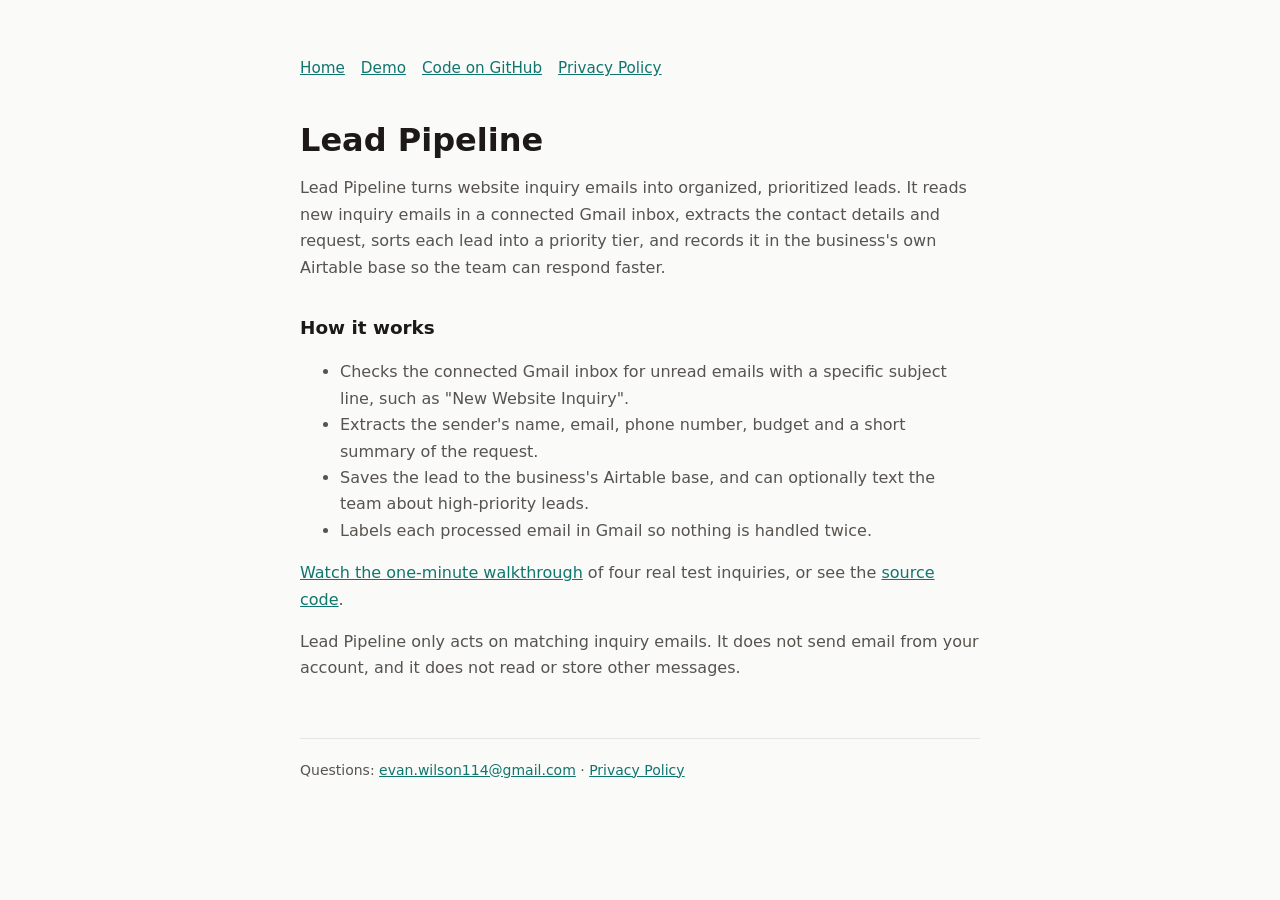
<file: docs/index.html>
<!doctype html>
<html lang="en"><head><meta charset="utf-8"><meta name="viewport" content="width=device-width,initial-scale=1">
<title>Lead Pipeline</title><meta name="description" content="Lead Pipeline turns website inquiry emails into organized, prioritized leads.">
<link rel="stylesheet" href="style.css"></head>
<body><main>
<nav><a href="index.html">Home</a><a href="demo.html">Demo</a><a href="https://github.com/evannwilsonn/lead-ingestion-pipeline">Code on GitHub</a><a href="privacy.html">Privacy Policy</a></nav>
<h1>Lead Pipeline</h1>
<p>Lead Pipeline turns website inquiry emails into organized, prioritized leads. It reads new inquiry emails in a connected Gmail inbox, extracts the contact details and request, sorts each lead into a priority tier, and records it in the business's own Airtable base so the team can respond faster.</p>
<h2>How it works</h2>
<ul>
<li>Checks the connected Gmail inbox for unread emails with a specific subject line, such as "New Website Inquiry".</li>
<li>Extracts the sender's name, email, phone number, budget and a short summary of the request.</li>
<li>Saves the lead to the business's Airtable base, and can optionally text the team about high-priority leads.</li>
<li>Labels each processed email in Gmail so nothing is handled twice.</li>
</ul>
<p><a href="demo.html">Watch the one-minute walkthrough</a> of four real test inquiries, or see the <a href="https://github.com/evannwilsonn/lead-ingestion-pipeline">source code</a>.</p>
<p>Lead Pipeline only acts on matching inquiry emails. It does not send email from your account, and it does not read or store other messages.</p>
<footer>Questions: <a href="mailto:evan.wilson114@gmail.com">evan.wilson114@gmail.com</a> · <a href="privacy.html">Privacy Policy</a></footer>
</main></body></html>
</file>
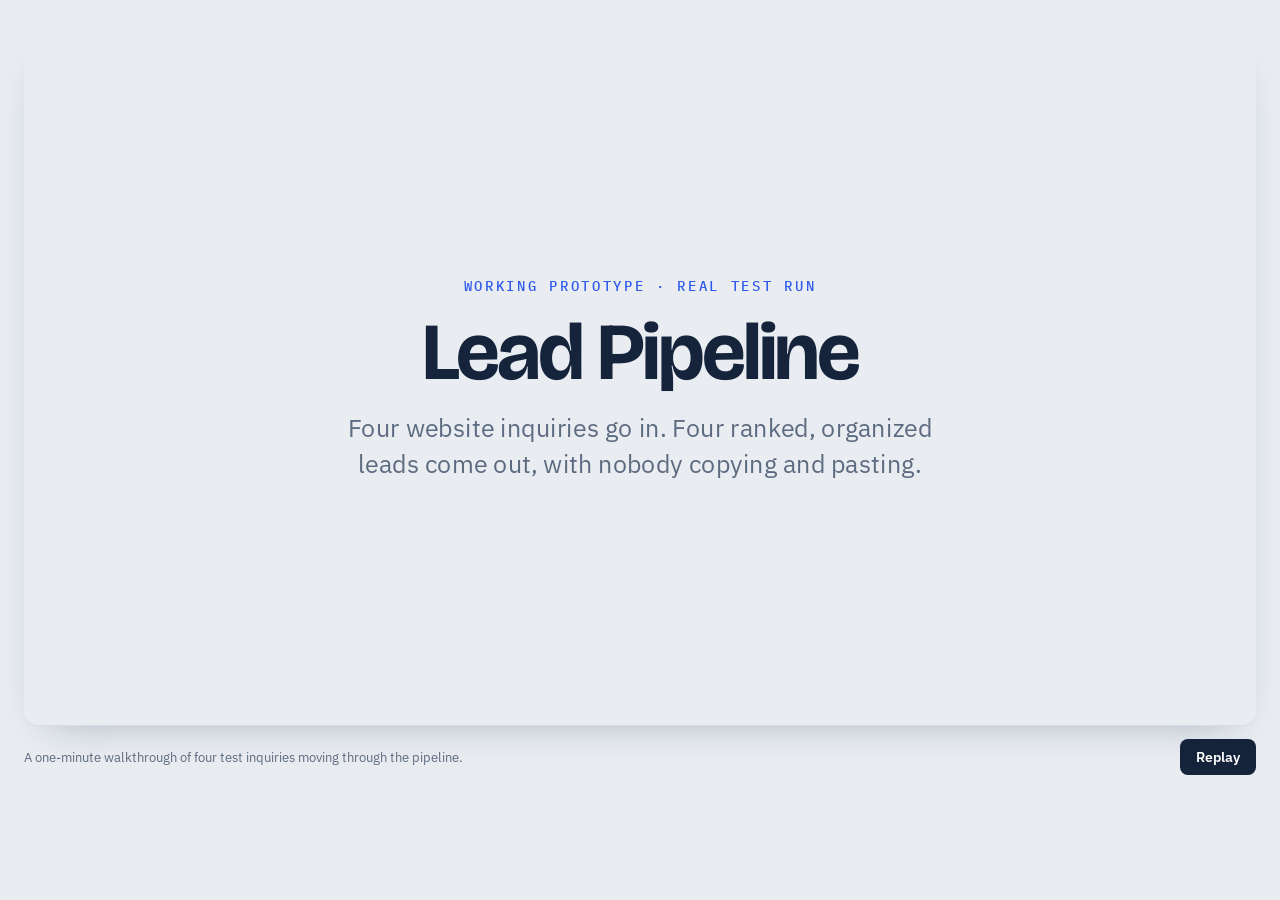
<file: docs/demo.html>
<!doctype html>
<html lang="en"><head><meta charset="utf-8"><meta name="viewport" content="width=device-width,initial-scale=1">
<title>Lead Pipeline Demo</title>
<link rel="preconnect" href="https://fonts.googleapis.com">
<link rel="preconnect" href="https://fonts.gstatic.com" crossorigin>
<link rel="stylesheet" href="https://fonts.googleapis.com/css2?family=Bricolage+Grotesque:opsz,wght@12..96,600;12..96,700&family=IBM+Plex+Sans:wght@400;500;600&family=IBM+Plex+Mono:wght@400;500&display=swap">
<style>
/* Layout: a fixed 1280x720 "screen" scaled to fit. Scenes: title, how it works, inbox, four real leads processed one by one, Airtable, labeled inbox, results. */
:root {
  --desk: #e9edf2;
  --paper: #ffffff;
  --ink: #15233b;
  --muted: #5d6b80;
  --line: #d5dce6;
  --wash: #f6f8fb;
  --accent: #2f5bea;
  --accent-soft: #e6ecfd;
  --t1: #1d7f52; --t1-soft: #e1f3ea;
  --t2: #2f5bea; --t2-soft: #e6ecfd;
  --t3: #6b7484; --t3-soft: #eceff3;
  --label: #9a5b00; --label-soft: #fbefd9;
  --term: #101a2c; --term-ink: #cfd8e6; --term-dim: #7f8ca3; --term-ok: #6fd3a2;
  --display: "Bricolage Grotesque", "Segoe UI", system-ui, sans-serif;
  --body: "IBM Plex Sans", "Segoe UI", system-ui, sans-serif;
  --mono: "IBM Plex Mono", ui-monospace, Consolas, monospace;
  color-scheme: light;
}
html, body { background: var(--desk); color: var(--ink); }
body { font-family: var(--body); padding-block: 24px; padding-inline: 16px; }
.wrap { max-width: 1280px; margin: 0 auto; display: grid; gap: 14px; }
.frame { position: relative; width: 100%; aspect-ratio: 16 / 9; max-width: 100%; overflow: hidden; border-radius: 14px; background: var(--desk); box-shadow: 0 1px 0 var(--line), 0 18px 40px -24px rgba(21,35,59,.35); }
.stage { position: absolute; top: 0; left: 0; width: 1280px; height: 720px; transform-origin: 0 0; background: var(--desk); }
.controls { display: flex; gap: 12px; align-items: center; justify-content: space-between; flex-wrap: wrap; color: var(--muted); font-size: 13px; }
.controls button { font: 600 14px var(--body); color: var(--paper); background: var(--ink); border: 0; border-radius: 8px; padding: 9px 16px; cursor: pointer; }
.controls button:focus-visible { outline: 3px solid var(--accent); outline-offset: 2px; }
body.rec { padding: 0; }
body.rec .controls { display: none; }
body.rec .frame { border-radius: 0; box-shadow: none; }

.scene { position: absolute; inset: 0; opacity: 0; transition: opacity .55s ease; }
.scene.on { opacity: 1; }
.caption { position: absolute; left: 64px; bottom: 40px; display: flex; align-items: center; gap: 14px; font: 600 24px var(--display); letter-spacing: -.01em; }
.step { font: 500 13px var(--mono); letter-spacing: .08em; text-transform: uppercase; color: var(--paper); background: var(--accent); border-radius: 6px; padding: 5px 9px; }
.count { margin-left: 8px; font: 500 15px var(--mono); color: var(--muted); }

/* cards */
.card { position: absolute; inset: 0; display: grid; place-content: center; text-align: center; gap: 18px; }
.eyebrow { font: 500 15px var(--mono); letter-spacing: .14em; text-transform: uppercase; color: var(--accent); }
.big { font: 700 84px/1 var(--display); letter-spacing: -.03em; margin: 0; text-wrap: balance; }
.sub { font: 400 26px/1.4 var(--body); color: var(--muted); margin: 0 auto; max-width: 860px; text-wrap: balance; }
.fine { font: 400 14px var(--mono); color: var(--muted); }
.stats { display: flex; justify-content: center; gap: 18px; margin-top: 6px; }
.stat { background: var(--paper); border: 1px solid var(--line); border-radius: 12px; padding: 16px 22px; min-width: 190px; }
.stat b { display: block; font: 700 40px/1 var(--display); letter-spacing: -.02em; font-variant-numeric: tabular-nums; }
.stat span { font: 500 13px var(--mono); color: var(--muted); letter-spacing: .04em; }
.credit { font: 500 18px var(--body); }

/* how it works */
.how-title { position: absolute; left: 64px; top: 56px; font: 700 40px var(--display); letter-spacing: -.02em; margin: 0; }
.how-sub { position: absolute; left: 64px; top: 112px; font: 400 18px var(--body); color: var(--muted); margin: 0; }
.flow { position: absolute; left: 64px; top: 176px; width: 1152px; display: grid; grid-template-columns: repeat(5, 1fr); gap: 28px; }
.node { position: relative; background: var(--paper); border: 1px solid var(--line); border-radius: 12px; padding: 16px 16px 18px; opacity: 0; transform: translateY(10px); transition: opacity .45s ease, transform .45s ease; }
.node.in { opacity: 1; transform: none; }
.node .n { font: 500 12px var(--mono); color: var(--accent); letter-spacing: .08em; }
.node h4 { margin: 6px 0 10px; font: 600 20px var(--display); letter-spacing: -.01em; }
.node code { display: block; font: 400 13px/1.6 var(--mono); color: var(--muted); white-space: nowrap; }
.node:not(:last-child)::after { content: ""; position: absolute; right: -22px; top: 50%; width: 14px; height: 14px; border-top: 2px solid var(--line); border-right: 2px solid var(--line); transform: translateY(-50%) rotate(45deg); }
.schema { position: absolute; left: 64px; top: 372px; width: 1152px; background: var(--paper); border: 1px solid var(--line); border-radius: 12px; padding: 18px 20px; opacity: 0; transition: opacity .5s ease; }
.schema.in { opacity: 1; }
.schema h5 { margin: 0 0 12px; font: 600 15px var(--body); }
.schema h5 span { font-weight: 400; color: var(--muted); }
.fields { display: flex; flex-wrap: wrap; gap: 10px; }
.fields code { font: 500 14px var(--mono); background: var(--wash); border: 1px solid var(--line); border-radius: 6px; padding: 6px 10px; }
.fields code i { font-style: normal; color: var(--muted); }
.rules { margin-top: 14px; display: flex; gap: 24px; font: 400 14px var(--body); color: var(--muted); }
.rules b { color: var(--ink); font-weight: 600; }

/* windows */
.win { position: absolute; background: var(--paper); border: 1px solid var(--line); border-radius: 14px; overflow: hidden; box-shadow: 0 20px 40px -28px rgba(21,35,59,.45); }
.winbar { height: 42px; display: flex; align-items: center; gap: 10px; padding: 0 18px; border-bottom: 1px solid var(--line); font: 600 15px var(--body); }
.winbar .dot { width: 10px; height: 10px; border-radius: 50%; background: var(--line); }
.winbar .tag { margin-left: auto; font: 500 12px var(--mono); color: var(--muted); letter-spacing: .06em; text-transform: uppercase; }

/* inbox */
.mail { left: 64px; top: 56px; width: 1152px; height: 540px; }
.row { display: grid; grid-template-columns: 16px 150px 1fr auto auto; align-items: center; gap: 14px; height: 60px; padding: 0 22px; border-bottom: 1px solid var(--line); font-size: 16px; white-space: nowrap; }
.row .dotu { width: 10px; height: 10px; border-radius: 50%; background: var(--accent); }
.row .from { font-weight: 600; overflow: hidden; text-overflow: ellipsis; }
.row .subj { overflow: hidden; text-overflow: ellipsis; }
.row .subj b { font-weight: 600; }
.row .subj em { font-style: normal; color: var(--muted); }
.row .time { font: 400 13px var(--mono); color: var(--muted); }
.row .lbl { font: 500 12px var(--mono); color: var(--label); background: var(--label-soft); padding: 4px 8px; border-radius: 6px; opacity: 0; transform: scale(.8); transition: opacity .35s ease, transform .35s ease; }
.row.ghost .bar { height: 10px; border-radius: 5px; background: #eef1f5; }
.row.inq { background: var(--accent-soft); opacity: 0; transform: translateY(-14px); transition: opacity .4s ease, transform .4s ease, background .5s ease; }
.row.inq.in { opacity: 1; transform: none; }
.row.inq.done { background: var(--paper); }
.row.inq.done .dotu { background: transparent; }
.row.inq.done .from, .row.inq.done .subj b { font-weight: 400; }
.row.inq.done .lbl { opacity: 1; transform: none; }

/* processing */
.src { left: 64px; top: 56px; width: 440px; height: 290px; }
.src pre { margin: 0; padding: 16px 20px; font: 400 14px/1.65 var(--mono); white-space: pre-wrap; color: var(--ink); }
.src pre span { color: var(--muted); }
.term { left: 64px; top: 362px; width: 440px; height: 236px; background: var(--term); border-color: var(--term); }
.term .winbar { color: var(--term-ink); border-color: #22314a; }
.term .winbar .dot { background: #2b3b57; }
.term .winbar .tag { color: var(--term-dim); }
.log { margin: 0; padding: 12px 18px; font: 400 13px/1.7 var(--mono); color: var(--term-ink); white-space: pre; display: flex; flex-direction: column; justify-content: flex-end; height: 194px; box-sizing: border-box; overflow: hidden; }
.log div { opacity: 0; transition: opacity .25s ease; }
.log div.in { opacity: 1; }
.log .dim { color: var(--term-dim); }
.log .ok { color: var(--term-ok); }
.json { left: 528px; top: 56px; width: 688px; height: 542px; }
.json pre { margin: 0; padding: 18px 24px; font: 400 16px/1.7 var(--mono); white-space: pre-wrap; }
.json .ln { opacity: 0; transition: opacity .25s ease; display: block; }
.json .ln.in { opacity: 1; }
.json .k { color: var(--muted); }
.json .s { color: var(--ink); }
.json .nu { color: var(--accent); }
.json .nl { color: #b4541a; }
.pill { display: inline-block; font: 600 14px var(--body); border-radius: 999px; padding: 3px 11px; }
.pill.t1 { color: var(--t1); background: var(--t1-soft); }
.pill.t2 { color: var(--t2); background: var(--t2-soft); }
.pill.t3 { color: var(--t3); background: var(--t3-soft); }
.why { position: absolute; left: 24px; right: 24px; bottom: 20px; display: flex; gap: 12px; align-items: flex-start; background: var(--wash); border: 1px solid var(--line); border-radius: 10px; padding: 12px 14px; font: 400 15px/1.5 var(--body); opacity: 0; transition: opacity .4s ease; }
.why.in { opacity: 1; }
.why b { font: 500 12px var(--mono); letter-spacing: .06em; text-transform: uppercase; color: var(--muted); padding-top: 3px; white-space: nowrap; }

/* airtable */
.table { left: 64px; top: 56px; width: 1152px; height: 540px; }
.grid { width: 100%; border-collapse: collapse; font-size: 14px; table-layout: fixed; }
.grid th { text-align: left; font: 500 12px var(--mono); letter-spacing: .06em; text-transform: uppercase; color: var(--muted); background: var(--wash); padding: 11px 12px; border-bottom: 1px solid var(--line); border-right: 1px solid var(--line); white-space: nowrap; overflow: hidden; text-overflow: ellipsis; }
.grid td { padding: 12px; border-bottom: 1px solid var(--line); border-right: 1px solid var(--line); vertical-align: top; overflow: hidden; text-overflow: ellipsis; }
.grid td.nw { white-space: nowrap; }
.grid td.num { font-variant-numeric: tabular-nums; white-space: nowrap; }
.grid td.blank { color: var(--t3); }
.grid td.sum { font-size: 13px; line-height: 1.45; color: var(--muted); }
.grid tr.lead td { opacity: 0; transition: opacity .4s ease; }
.grid tr.lead.in td { opacity: 1; }
.grid tr.lead.in { animation: flash 1.8s ease; }
@keyframes flash { 0% { background: var(--accent-soft); } 100% { background: transparent; } }

@media (prefers-reduced-motion: reduce) { *, *::before, *::after { transition: none !important; animation: none !important; } }
</style>

<div class="wrap">
  <div class="frame" id="frame">
    <div class="stage" id="stage">

      <section class="scene on" id="s-title">
        <div class="card">
          <div class="eyebrow">Working prototype · real test run</div>
          <h1 class="big">Lead Pipeline</h1>
          <p class="sub">Four website inquiries go in. Four ranked, organized leads come out, with nobody copying and pasting.</p>
        </div>
      </section>

      <section class="scene" id="s-how">
        <h2 class="how-title">How it works</h2>
        <p class="how-sub">A Python script on a schedule connects four services. Each step below is real code in the pipeline.</p>
        <div class="flow">
          <div class="node"><div class="n">01</div><h4>Schedule</h4><code>runs every 5 minutes</code><code>Task Scheduler / cron</code></div>
          <div class="node"><div class="n">02</div><h4>Gmail API</h4><code>is:unread +</code><code>"New Website Inquiry"</code></div>
          <div class="node"><div class="n">03</div><h4>Claude API</h4><code>structured output</code><code>strict JSON schema</code></div>
          <div class="node"><div class="n">04</div><h4>Airtable</h4><code>upsert, no dupes</code><code>merge on Email</code></div>
          <div class="node"><div class="n">05</div><h4>Gmail label</h4><code>+ Lead-Processed</code><code>errors: Lead-Failed</code></div>
        </div>
        <div class="schema" id="schema">
          <h5>The schema Claude must fill <span>· any field it can't find comes back null, never guessed</span></h5>
          <div class="fields">
            <code>first_name</code><code>last_name</code><code>email</code><code>phone</code><code>estimated_budget <i>number</i></code><code>lead_tier <i>Tier 1 | 2 | 3</i></code><code>summary <i>2 sentences</i></code>
          </div>
          <div class="rules"><span><b>Tier 1</b> $10k+ budget or urgent</span><span><b>Tier 2</b> standard inquiry</span><span><b>Tier 3</b> under $1k, spam or solicitation</span></div>
        </div>
      </section>

      <section class="scene" id="s-mail">
        <div class="win mail">
          <div class="winbar"><span class="dot"></span><span class="dot"></span><span class="dot"></span>&nbsp;Inbox<span class="tag">Gmail</span></div>
          <div id="inqrows"></div>
          <div class="row ghost"><span></span><div class="bar" style="width:110px"></div><div class="bar" style="width:58%"></div><span class="time">Oct 5</span><span></span></div>
          <div class="row ghost"><span></span><div class="bar" style="width:90px"></div><div class="bar" style="width:44%"></div><span class="time">Oct 4</span><span></span></div>
          <div class="row ghost"><span></span><div class="bar" style="width:124px"></div><div class="bar" style="width:66%"></div><span class="time">Oct 4</span><span></span></div>
          <div class="row ghost"><span></span><div class="bar" style="width:84px"></div><div class="bar" style="width:38%"></div><span class="time">Oct 3</span><span></span></div>
        </div>
        <div class="caption"><span class="step" id="mailstep">Step 1</span><span id="mailtext">Four new inquiries arrive in Gmail</span></div>
      </section>

      <section class="scene" id="s-proc">
        <div class="win src"><div class="winbar">Raw email<span class="tag" id="srctag">1 of 4</span></div><pre id="srcbody"></pre></div>
        <div class="win term"><div class="winbar"><span class="dot"></span><span class="dot"></span><span class="dot"></span>&nbsp;lead_pipeline.py<span class="tag">run log</span></div><div class="log" id="log"></div></div>
        <div class="win json"><div class="winbar">Claude API response<span class="tag">JSON · schema-valid</span></div><pre id="jsonbody"></pre><div class="why" id="why"><b>Why</b><span id="whytext"></span></div></div>
        <div class="caption"><span class="step">Step 2</span>Claude reads each email and fills the schema<span class="count" id="proccount">lead 1 of 4</span></div>
      </section>

      <section class="scene" id="s-table">
        <div class="win table">
          <div class="winbar">Lead Pipeline · Leads<span class="tag">Airtable</span></div>
          <table class="grid">
            <colgroup><col style="width:8%"><col style="width:7%"><col style="width:20%"><col style="width:12%"><col style="width:9%"><col style="width:8%"><col style="width:36%"></colgroup>
            <thead><tr><th>First Name</th><th>Last Name</th><th>Email</th><th>Phone</th><th>Est. Budget</th><th>Lead Tier</th><th>Summary</th></tr></thead>
            <tbody id="rows"></tbody>
          </table>
        </div>
        <div class="caption"><span class="step">Step 3</span>Each lead is upserted to Airtable, ranked</div>
      </section>

      <section class="scene" id="s-end">
        <div class="card">
          <div class="eyebrow">Results from this test run</div>
          <div class="stats">
            <div class="stat"><b>4</b><span>inquiries sorted</span></div>
            <div class="stat"><b>~10 s</b><span>total AI time</span></div>
            <div class="stat"><b>0</b><span>fields copy-pasted</span></div>
          </div>
          <div class="credit">Python · Gmail API · Claude API · Airtable · built by Evan Wilson</div>
          <div class="fine">Outputs are Claude's real responses to four test emails · animation sped up</div>
        </div>
      </section>

    </div>
  </div>
  <div class="controls">
    <span>A one-minute walkthrough of four test inquiries moving through the pipeline.</span>
    <button id="replay" type="button">Replay</button>
  </div>
</div>

<script>
(function () {
  const stage = document.getElementById('stage');
  const frame = document.getElementById('frame');
  const fit = () => { stage.style.transform = 'scale(' + (frame.clientWidth / 1280) + ')'; };
  window.addEventListener('resize', fit); fit();
  if (/rec/.test(location.search)) document.body.classList.add('rec');
  const $ = id => document.getElementById(id);
  const esc = s => String(s).replace(/&/g, '&amp;').replace(/</g, '&lt;');

  // Real outputs from parse_lead() run on Oct 8, 2026 (claude-sonnet-5-5).
  const leads = [
    { from: 'Dana Ruiz', time: '4:41 PM', preview: 'Name: Dana Ruiz · Budget: $15,000 - $20,000',
      body: 'Name: Dana Ruiz\nEmail: dana.ruiz@example.com\nPhone: (813) 555-0142\nBudget: $15,000 - $20,000\nMessage: We run three dental offices in Tampa\nand need a new website with online booking.\nWe\'d like to launch within the next four weeks.',
      secs: 3.7, mask: 'da***@example.com',
      out: { first_name: 'Dana', last_name: 'Ruiz', email: 'dana.ruiz@example.com', phone: '(813) 555-0142', estimated_budget: 17500, lead_tier: 'Tier 1',
        summary: 'Dana Ruiz operates three dental offices in Tampa and needs a new website with online booking. She wants to launch within four weeks and has a budget of $15,000-$20,000.' },
      why: 'A $15k–$20k range becomes its $17,500 midpoint. Over $10k with a 4-week deadline puts it in Tier 1.' },
    { from: 'Marcus Bell', time: '4:42 PM', preview: 'Name: Marcus Bell · Budget: around $4,000',
      body: 'Name: Marcus Bell\nEmail: marcus@bell-landscaping.example\nPhone: 850-555-0198\nBudget: around $4,000\nMessage: Small landscaping company in\nTallahassee. Our site is from 2015 and looks\ndated. Looking to refresh it sometime this\nspring, no rush.',
      secs: 1.8, mask: 'ma***@bell-landscaping.example',
      out: { first_name: 'Marcus', last_name: 'Bell', email: 'marcus@bell-landscaping.example', phone: '850-555-0198', estimated_budget: 4000, lead_tier: 'Tier 2',
        summary: 'Marcus Bell runs a small landscaping company in Tallahassee and wants to refresh a dated 2015 website. He has a budget of around $4,000 and a flexible spring timeline with no rush.' },
      why: 'A real project with a moderate budget and "no rush" is a standard Tier 2 lead.' },
    { from: 'Priya Shah', time: '4:44 PM', preview: 'Name: Priya Shah · opening a family law practice',
      body: 'Name: Priya Shah\nEmail: priya@shahlaw.example\nMessage: Hi, I\'m opening a family law\npractice next month and need a site up\nbefore we open. Not sure on budget yet,\nmaybe five or six grand? Please call me,\nmy cell is 727 555 0113.',
      secs: 2.1, mask: 'pr***@shahlaw.example',
      out: { first_name: 'Priya', last_name: 'Shah', email: 'priya@shahlaw.example', phone: '727 555 0113', estimated_budget: 5500, lead_tier: 'Tier 1',
        summary: 'Priya Shah is opening a family law practice next month and needs a website live before the opening. She estimates a budget of five to six thousand dollars and requests a phone call.' },
      why: 'No form fields: the phone is pulled from the message and "five or six grand" becomes $5,500. The deadline next month makes it urgent, so Tier 1.' },
    { from: 'SEO Team', time: '4:45 PM', preview: 'we can get your site to #1 on Google in 30 days',
      body: 'Name: SEO Team\nEmail: growth@rankfast.example\nMessage: Dear website owner, we can get\nyour site to #1 on Google in 30 days\nguaranteed!!! We also offer backlinks\npackages starting at $99. Reply YES to\nclaim your free audit.',
      secs: 2.4, mask: 'gr***@rankfast.example',
      out: { first_name: 'SEO', last_name: 'Team', email: 'growth@rankfast.example', phone: null, estimated_budget: null, lead_tier: 'Tier 3',
        summary: 'Unsolicited SEO vendor pitch promising a #1 Google ranking in 30 days and backlink packages starting at $99. This is solicitation spam, not a genuine client inquiry.' },
      why: 'A sales pitch, not a client, so Tier 3. No phone or budget was given, so those come back null instead of being made up.' }
  ];
  const tierClass = t => t === 'Tier 1' ? 't1' : t === 'Tier 2' ? 't2' : 't3';
  const money = n => n == null ? '' : '$' + n.toLocaleString('en-US');

  // build inbox rows and table rows once
  $('inqrows').innerHTML = leads.map((l, i) => '<div class="row inq" data-i="' + i + '"><span class="dotu"></span><span class="from">' + esc(l.from) + '</span><span class="subj"><b>New Website Inquiry</b> <em>· ' + esc(l.preview) + '</em></span><span class="time">' + l.time + '</span><span class="lbl">Lead-Processed</span></div>').join('');
  $('rows').innerHTML = leads.map((l, i) => { const o = l.out; return '<tr class="lead" data-i="' + i + '"><td class="nw">' + esc(o.first_name) + '</td><td class="nw">' + esc(o.last_name) + '</td><td class="nw">' + esc(o.email) + '</td><td class="num' + (o.phone ? '' : ' blank') + '">' + (o.phone ? esc(o.phone) : 'empty') + '</td><td class="num' + (o.estimated_budget == null ? ' blank' : '') + '">' + (o.estimated_budget == null ? 'empty' : money(o.estimated_budget)) + '</td><td><span class="pill ' + tierClass(o.lead_tier) + '" style="font-size:12px;padding:2px 9px">' + o.lead_tier + '</span></td><td class="sum">' + esc(o.summary) + '</td></tr>'; }).join('');

  function jsonLines(o) {
    const keys = Object.keys(o), lines = ['{'];
    keys.forEach((k, idx) => {
      const v = o[k], comma = idx < keys.length - 1 ? ',' : '';
      let val;
      if (v === null) val = '<span class="nl">null</span>';
      else if (typeof v === 'number') val = '<span class="nu">' + v + '</span>';
      else if (k === 'lead_tier') val = '<span class="s">"' + v + '"</span>  <span class="pill ' + tierClass(v) + '">' + v + '</span>';
      else val = '<span class="s">"' + esc(v) + '"</span>';
      lines.push('  <span class="k">"' + k + '"</span>: ' + val + comma);
    });
    lines.push('}');
    return lines;
  }

  let timers = [];
  const at = (ms, fn) => timers.push(setTimeout(fn, ms));
  const scenes = ['s-title', 's-how', 's-mail', 's-proc', 's-table', 's-end'];
  const show = id => scenes.forEach(s => $(s).classList.toggle('on', s === id));
  function logLine(html) {
    const d = document.createElement('div'); d.innerHTML = html; $('log').appendChild(d);
    requestAnimationFrame(() => d.classList.add('in'));
    while ($('log').children.length > 10) $('log').removeChild($('log').firstChild);
  }

  function reset() {
    timers.forEach(clearTimeout); timers = [];
    document.querySelectorAll('.node, #schema').forEach(n => n.classList.remove('in'));
    document.querySelectorAll('.row.inq').forEach(r => r.className = 'row inq');
    document.querySelectorAll('tr.lead').forEach(r => r.className = 'lead');
    $('log').innerHTML = ''; $('jsonbody').innerHTML = ''; $('why').classList.remove('in');
    $('mailstep').textContent = 'Step 1'; $('mailtext').textContent = 'Four new inquiries arrive in Gmail';
    show('s-title');
  }

  function play() {
    reset();
    let t = 3200;
    at(t, () => show('s-how'));
    document.querySelectorAll('.node').forEach((n, i) => at(t + 500 + i * 450, () => n.classList.add('in')));
    at(t + 3000, () => $('schema').classList.add('in'));
    t += 9500;
    at(t, () => show('s-mail'));
    document.querySelectorAll('.row.inq').forEach((r, i) => at(t + 500 + i * 450, () => r.classList.add('in')));
    t += 4200;
    at(t, () => {
      show('s-proc');
      logLine('<span class="dim">16:46:00</span> INFO Searching Gmail: is:unread');
      logLine('<span class="dim">16:46:00</span> INFO Found 4 candidate message(s)');
    });
    const per = 6800;
    leads.forEach((l, i) => {
      const s = t + 600 + i * per;
      at(s, () => {
        $('srcbody').innerHTML = esc(l.body).replace(/^(Name|Email|Phone|Budget|Message):/gm, '<span>$1:</span>');
        $('srctag').textContent = (i + 1) + ' of 4';
        $('proccount').textContent = 'lead ' + (i + 1) + ' of 4';
        $('jsonbody').innerHTML = ''; $('why').classList.remove('in');
        logLine('<span class="dim">16:46:0' + (2 + i * 2) + '</span> POST api.anthropic.com/v1/messages');
      });
      const lines = jsonLines(l.out);
      at(s + 900, () => { $('jsonbody').innerHTML = lines.map(x => '<span class="ln">' + x + '</span>').join(''); });
      lines.forEach((_, j) => at(s + 1000 + j * 170, () => { const el = $('jsonbody').children[j]; if (el) el.classList.add('in'); }));
      at(s + 1000 + lines.length * 170, () => logLine('<span class="dim">       </span> <span class="ok">200 OK</span> · ' + l.secs + 's · ' + l.out.lead_tier));
      at(s + 2800, () => $('why').classList.add('in'));
      at(s + 3400, () => { $('whytext').textContent = l.why; });
      at(s + 4600, () => logLine('<span class="dim">       </span> INFO Processed lead ' + (i + 1) + ' -&gt; ' + l.out.lead_tier + ', labeled'));
    });
    // show "why" text before the panel fades in
    leads.forEach((l, i) => at(t + 600 + i * per + 2700, () => { $('whytext').textContent = l.why; }));
    t += 600 + leads.length * per;
    at(t - 400, () => logLine('<span class="dim">16:46:11</span> INFO Run complete: {\'ok\': 4, \'failed\': 0}'));
    at(t + 800, () => show('s-table'));
    document.querySelectorAll('tr.lead').forEach((r, i) => at(t + 1400 + i * 650, () => r.classList.add('in')));
    t += 6600;
    at(t, () => {
      $('mailstep').textContent = 'Step 4'; $('mailtext').textContent = 'All four emails are labeled so none is handled twice';
      show('s-mail');
    });
    document.querySelectorAll('.row.inq').forEach((r, i) => at(t + 700 + i * 350, () => r.classList.add('done')));
    t += 4600;
    at(t, () => show('s-end'));
    at(t + 5200, () => { window.__demoDone = true; });
  }

  $('replay').addEventListener('click', play);
  window.__play = play;
  play();
})();
</script>

</html>
</file>
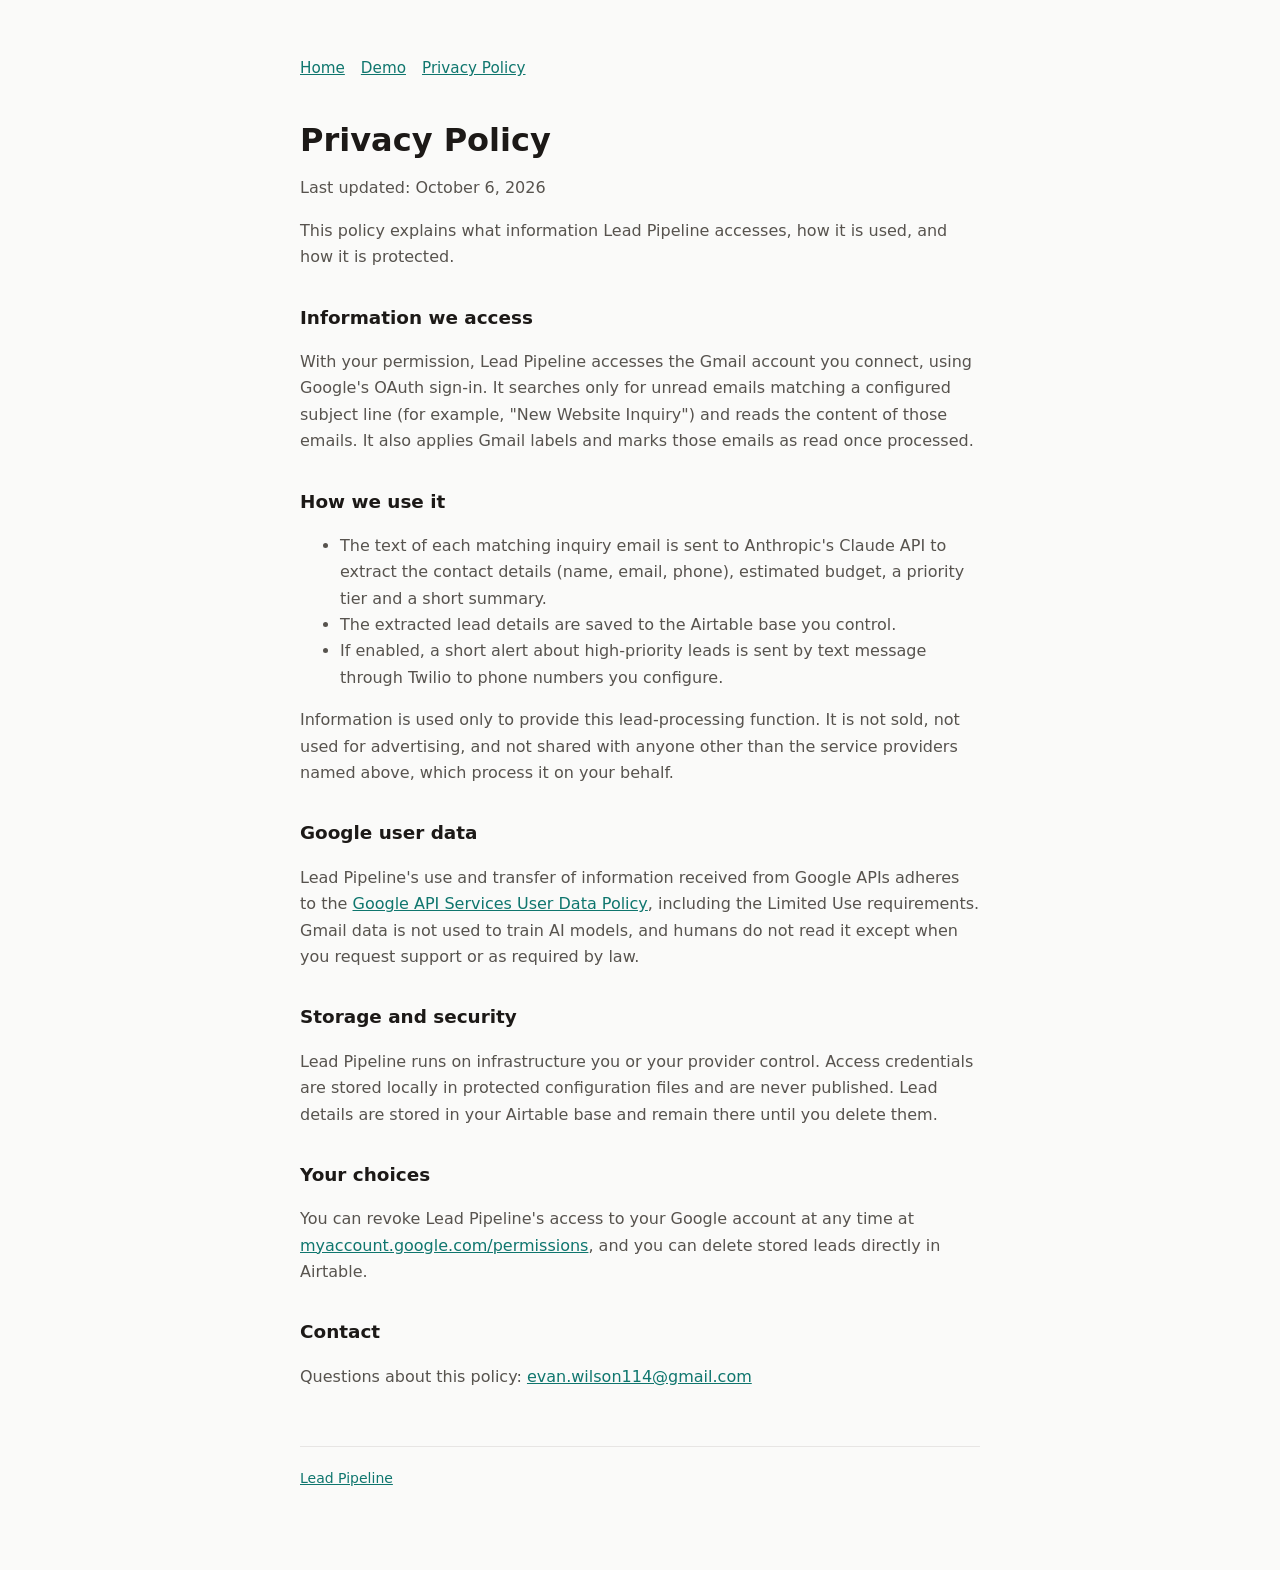
<file: docs/privacy.html>
<!doctype html>
<html lang="en"><head><meta charset="utf-8"><meta name="viewport" content="width=device-width,initial-scale=1">
<title>Privacy Policy · Lead Pipeline</title><link rel="stylesheet" href="style.css"></head>
<body><main>
<nav><a href="index.html">Home</a><a href="demo.html">Demo</a><a href="privacy.html">Privacy Policy</a></nav>
<h1>Privacy Policy</h1>
<p>Last updated: October 6, 2026</p>
<p>This policy explains what information Lead Pipeline accesses, how it is used, and how it is protected.</p>
<h2>Information we access</h2>
<p>With your permission, Lead Pipeline accesses the Gmail account you connect, using Google's OAuth sign-in. It searches only for unread emails matching a configured subject line (for example, "New Website Inquiry") and reads the content of those emails. It also applies Gmail labels and marks those emails as read once processed.</p>
<h2>How we use it</h2>
<ul>
<li>The text of each matching inquiry email is sent to Anthropic's Claude API to extract the contact details (name, email, phone), estimated budget, a priority tier and a short summary.</li>
<li>The extracted lead details are saved to the Airtable base you control.</li>
<li>If enabled, a short alert about high-priority leads is sent by text message through Twilio to phone numbers you configure.</li>
</ul>
<p>Information is used only to provide this lead-processing function. It is not sold, not used for advertising, and not shared with anyone other than the service providers named above, which process it on your behalf.</p>
<h2>Google user data</h2>
<p>Lead Pipeline's use and transfer of information received from Google APIs adheres to the <a href="https://developers.google.com/terms/api-services-user-data-policy">Google API Services User Data Policy</a>, including the Limited Use requirements. Gmail data is not used to train AI models, and humans do not read it except when you request support or as required by law.</p>
<h2>Storage and security</h2>
<p>Lead Pipeline runs on infrastructure you or your provider control. Access credentials are stored locally in protected configuration files and are never published. Lead details are stored in your Airtable base and remain there until you delete them.</p>
<h2>Your choices</h2>
<p>You can revoke Lead Pipeline's access to your Google account at any time at <a href="https://myaccount.google.com/permissions">myaccount.google.com/permissions</a>, and you can delete stored leads directly in Airtable.</p>
<h2>Contact</h2>
<p>Questions about this policy: <a href="mailto:evan.wilson114@gmail.com">evan.wilson114@gmail.com</a></p>
<footer><a href="index.html">Lead Pipeline</a></footer>
</main></body></html>
</file>
<file: docs/style.css>
:root{--bg:#fafaf9;--fg:#1c1917;--muted:#57534e;--line:#e7e5e4;--accent:#0f766e}
@media (prefers-color-scheme:dark){:root{--bg:#0c0a09;--fg:#f5f5f4;--muted:#a8a29e;--line:#292524;--accent:#2dd4bf}}
*{box-sizing:border-box}body{margin:0;background:var(--bg);color:var(--fg);font:16px/1.65 system-ui,-apple-system,Segoe UI,Roboto,sans-serif}
main{max-width:720px;margin:0 auto;padding:56px 20px 80px}h1{font-size:2rem;line-height:1.2;margin:0 0 12px}h2{font-size:1.15rem;margin:32px 0 8px}
p,li{color:var(--muted)}a{color:var(--accent)}nav{display:flex;gap:16px;margin-bottom:40px;font-size:.95rem}footer{margin-top:56px;padding-top:20px;border-top:1px solid var(--line);font-size:.875rem;color:var(--muted)}
</file>
